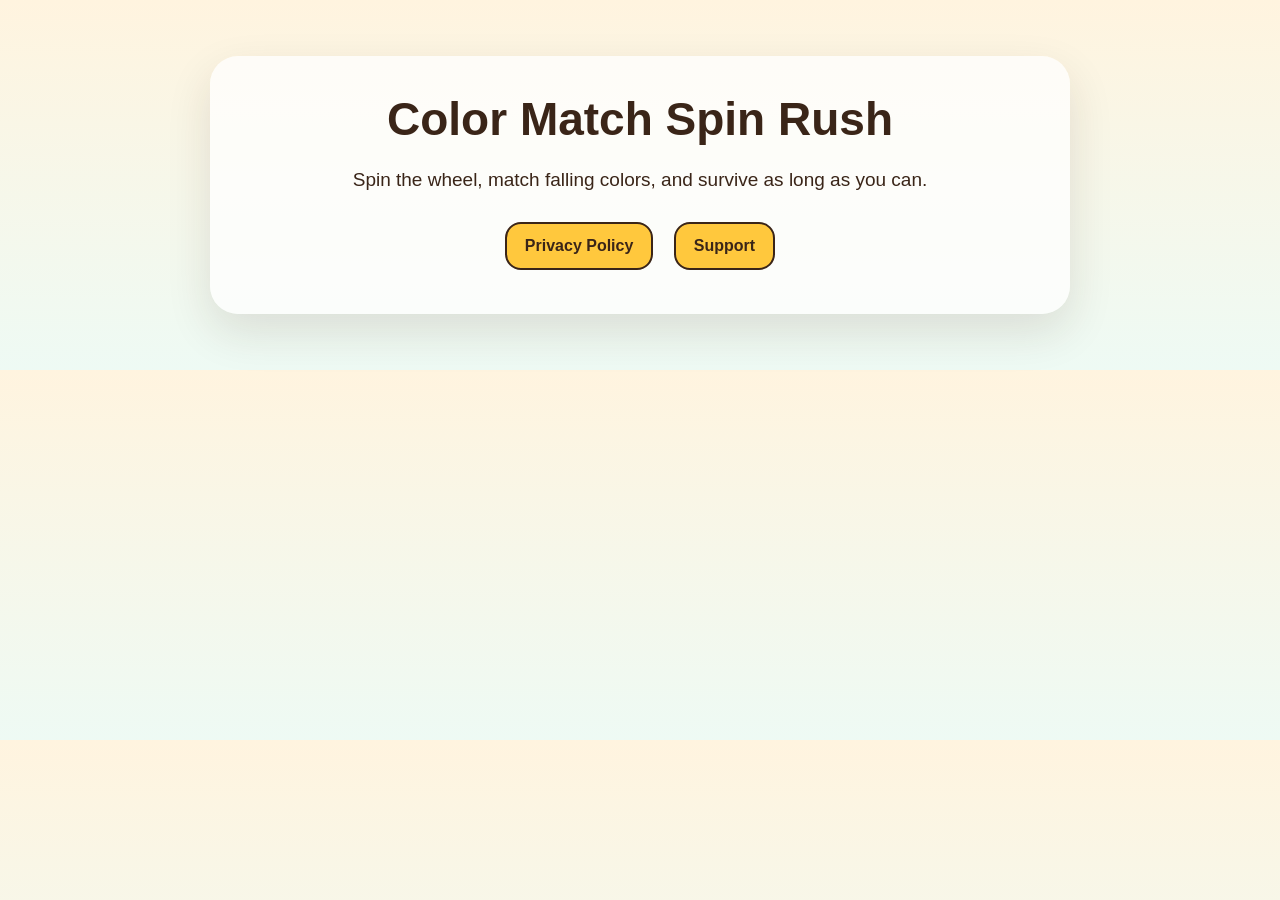
<file: docs/index.html>
<!DOCTYPE html>
<html lang="en">
<head>
  <meta charset="UTF-8" />
  <meta name="viewport" content="width=device-width, initial-scale=1.0" />
  <title>Color Match Spin Rush</title>
  <style>
    body {
      margin: 0;
      font-family: -apple-system, BlinkMacSystemFont, "Segoe UI", sans-serif;
      background: linear-gradient(180deg, #fff4df, #eefaf4);
      color: #3a2518;
    }
    .container {
      max-width: 860px;
      margin: 0 auto;
      padding: 56px 24px;
      text-align: center;
    }
    .card {
      background: rgba(255,255,255,0.76);
      border-radius: 28px;
      padding: 36px 28px;
      box-shadow: 0 18px 45px rgba(58,37,24,0.12);
    }
    h1 {
      font-size: 46px;
      margin: 0 0 12px;
    }
    p {
      font-size: 19px;
      line-height: 1.6;
    }
    a {
      color: #3a2518;
      font-weight: 800;
      text-decoration: none;
      background: #ffc83d;
      padding: 13px 18px;
      border-radius: 16px;
      border: 2px solid #3a2518;
      display: inline-block;
      margin: 8px;
    }
  </style>
</head>
<body>
  <main class="container">
    <section class="card">
      <h1>Color Match Spin Rush</h1>
      <p>Spin the wheel, match falling colors, and survive as long as you can.</p>
      <a href="./privacy-policy.html">Privacy Policy</a>
      <a href="./support.html">Support</a>
    </section>
  </main>
</body>
</html>
</file>
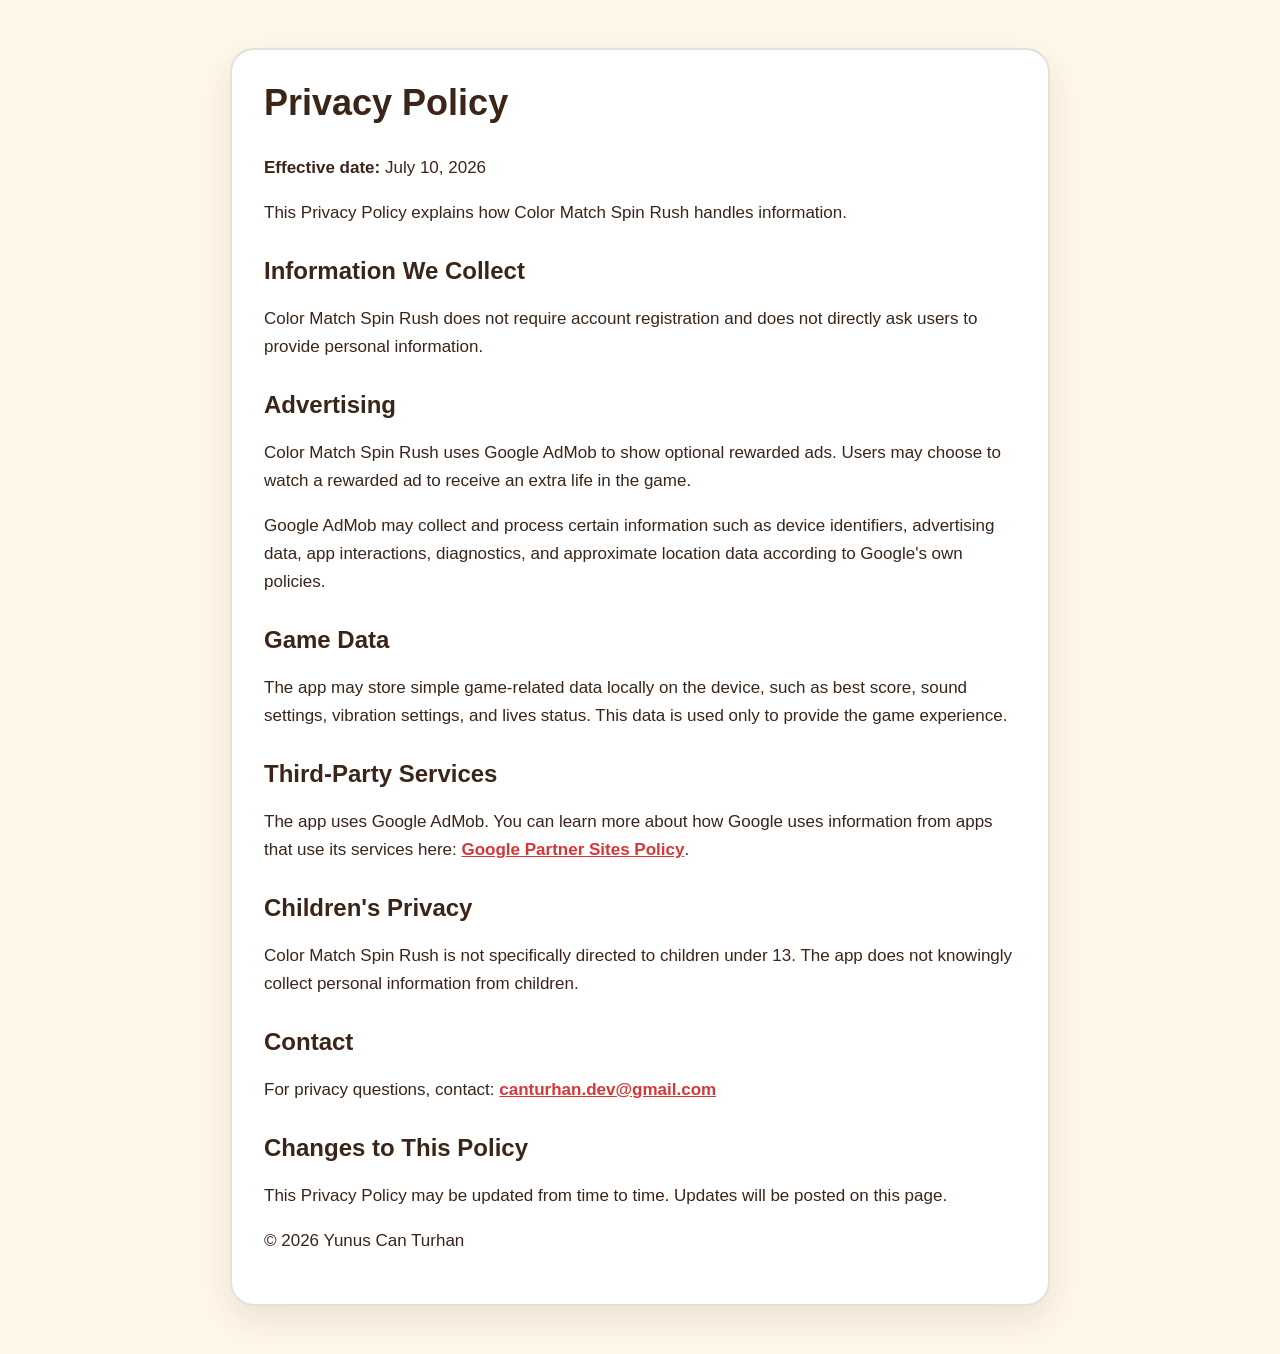
<file: docs/privacy-policy.html>
<!DOCTYPE html>
<html lang="en">
<head>
  <meta charset="UTF-8" />
  <meta name="viewport" content="width=device-width, initial-scale=1.0" />
  <title>Color Match Spin Rush Privacy Policy</title>
  <style>
    body {
      margin: 0;
      font-family: -apple-system, BlinkMacSystemFont, "Segoe UI", sans-serif;
      background: #fff7e8;
      color: #3a2518;
    }
    .container {
      max-width: 820px;
      margin: 0 auto;
      padding: 48px 24px;
    }
    .card {
      background: white;
      border-radius: 24px;
      padding: 32px;
      border: 2px solid rgba(58,37,24,0.14);
      box-shadow: 0 14px 35px rgba(58,37,24,0.10);
    }
    h1 {
      margin-top: 0;
      font-size: 36px;
    }
    h2 {
      margin-top: 30px;
    }
    p, li {
      font-size: 17px;
      line-height: 1.65;
    }
    a {
      color: #d93636;
      font-weight: 700;
    }
  </style>
</head>
<body>
  <main class="container">
    <section class="card">
      <h1>Privacy Policy</h1>
      <p><strong>Effective date:</strong> July 10, 2026</p>

      <p>
        This Privacy Policy explains how Color Match Spin Rush handles information.
      </p>

      <h2>Information We Collect</h2>
      <p>
        Color Match Spin Rush does not require account registration and does not directly ask users to provide personal information.
      </p>

      <h2>Advertising</h2>
      <p>
        Color Match Spin Rush uses Google AdMob to show optional rewarded ads. Users may choose to watch a rewarded ad to receive an extra life in the game.
      </p>
      <p>
        Google AdMob may collect and process certain information such as device identifiers, advertising data, app interactions, diagnostics, and approximate location data according to Google's own policies.
      </p>

      <h2>Game Data</h2>
      <p>
        The app may store simple game-related data locally on the device, such as best score, sound settings, vibration settings, and lives status. This data is used only to provide the game experience.
      </p>

      <h2>Third-Party Services</h2>
      <p>
        The app uses Google AdMob. You can learn more about how Google uses information from apps that use its services here:
        <a href="https://policies.google.com/technologies/partner-sites">Google Partner Sites Policy</a>.
      </p>

      <h2>Children's Privacy</h2>
      <p>
        Color Match Spin Rush is not specifically directed to children under 13. The app does not knowingly collect personal information from children.
      </p>

      <h2>Contact</h2>
      <p>
        For privacy questions, contact:
        <a href="mailto:canturhan.dev@gmail.com">canturhan.dev@gmail.com</a>
      </p>

      <h2>Changes to This Policy</h2>
      <p>
        This Privacy Policy may be updated from time to time. Updates will be posted on this page.
      </p>

      <p>© 2026 Yunus Can Turhan</p>
    </section>
  </main>
</body>
</html>
</file>
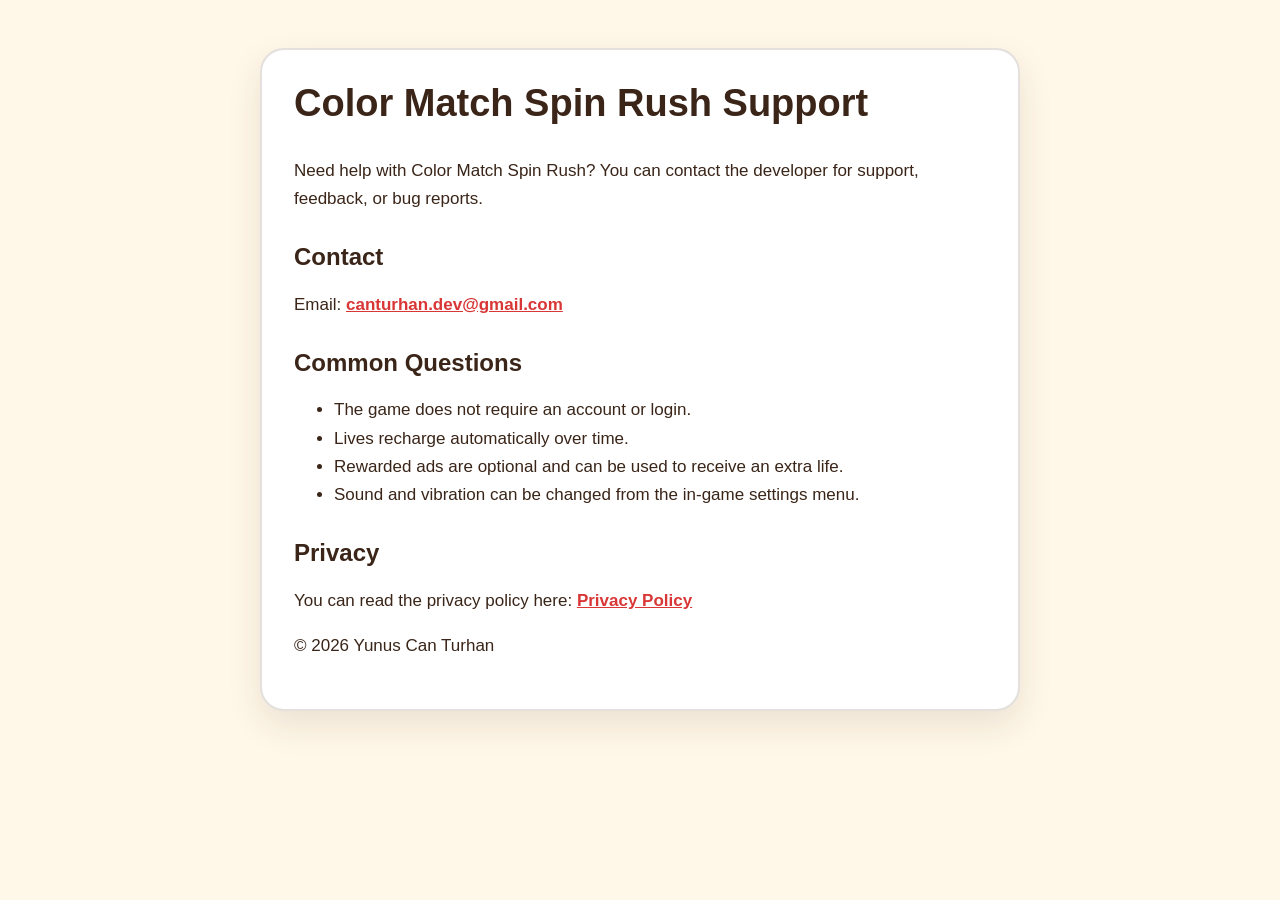
<file: docs/support.html>
<!DOCTYPE html>
<html lang="en">
<head>
  <meta charset="UTF-8" />
  <meta name="viewport" content="width=device-width, initial-scale=1.0" />
  <title>Color Match Spin Rush Support</title>
  <style>
    body {
      margin: 0;
      font-family: -apple-system, BlinkMacSystemFont, "Segoe UI", sans-serif;
      background: #fff7e8;
      color: #3a2518;
    }
    .container {
      max-width: 760px;
      margin: 0 auto;
      padding: 48px 24px;
    }
    .card {
      background: white;
      border-radius: 24px;
      padding: 32px;
      border: 2px solid rgba(58,37,24,0.14);
      box-shadow: 0 14px 35px rgba(58,37,24,0.10);
    }
    h1 {
      margin-top: 0;
      font-size: 38px;
    }
    h2 {
      margin-top: 30px;
    }
    p, li {
      font-size: 17px;
      line-height: 1.65;
    }
    a {
      color: #d93636;
      font-weight: 700;
    }
  </style>
</head>
<body>
  <main class="container">
    <section class="card">
      <h1>Color Match Spin Rush Support</h1>

      <p>
        Need help with Color Match Spin Rush? You can contact the developer for support, feedback, or bug reports.
      </p>

      <h2>Contact</h2>
      <p>
        Email: <a href="mailto:canturhan.dev@gmail.com">canturhan.dev@gmail.com</a>
      </p>

      <h2>Common Questions</h2>
      <ul>
        <li>The game does not require an account or login.</li>
        <li>Lives recharge automatically over time.</li>
        <li>Rewarded ads are optional and can be used to receive an extra life.</li>
        <li>Sound and vibration can be changed from the in-game settings menu.</li>
      </ul>

      <h2>Privacy</h2>
      <p>
        You can read the privacy policy here:
        <a href="./privacy-policy.html">Privacy Policy</a>
      </p>

      <p>© 2026 Yunus Can Turhan</p>
    </section>
  </main>
</body>
</html>
</file>
